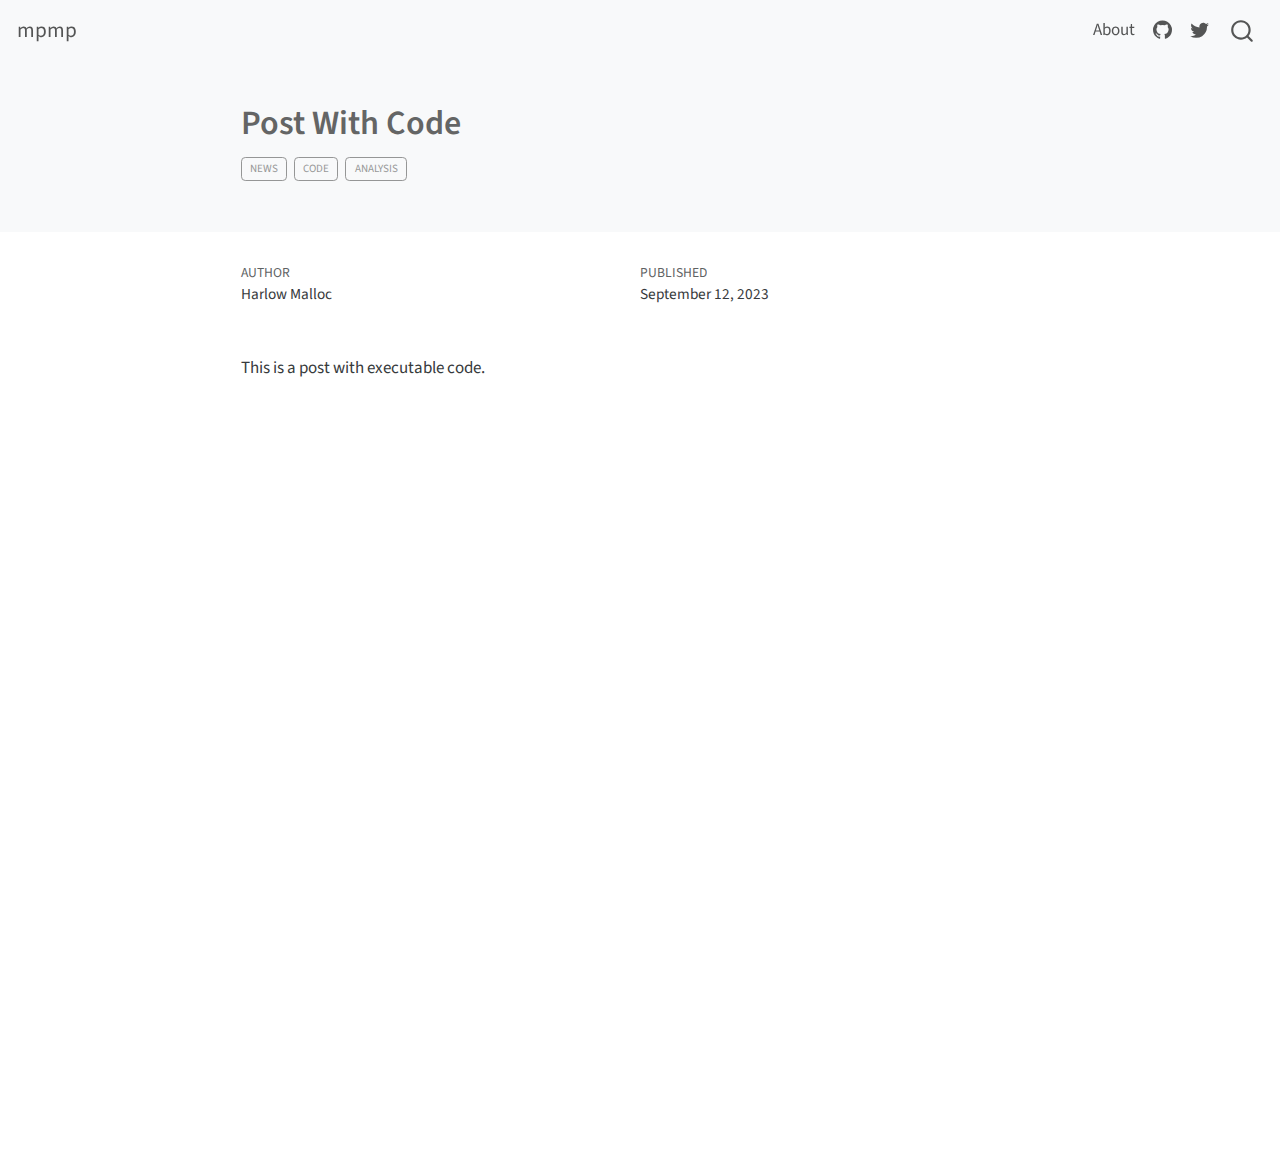
<file: posts/post-with-code/index.html>
<!DOCTYPE html>
<html xmlns="http://www.w3.org/1999/xhtml" lang="en" xml:lang="en"><head>

<meta charset="utf-8">
<meta name="generator" content="quarto-1.3.450">

<meta name="viewport" content="width=device-width, initial-scale=1.0, user-scalable=yes">

<meta name="author" content="Harlow Malloc">
<meta name="dcterms.date" content="2023-09-12">

<title>mpmp - Post With Code</title>
<style>
code{white-space: pre-wrap;}
span.smallcaps{font-variant: small-caps;}
div.columns{display: flex; gap: min(4vw, 1.5em);}
div.column{flex: auto; overflow-x: auto;}
div.hanging-indent{margin-left: 1.5em; text-indent: -1.5em;}
ul.task-list{list-style: none;}
ul.task-list li input[type="checkbox"] {
  width: 0.8em;
  margin: 0 0.8em 0.2em -1em; /* quarto-specific, see https://github.com/quarto-dev/quarto-cli/issues/4556 */ 
  vertical-align: middle;
}
</style>


<script src="../../site_libs/quarto-nav/quarto-nav.js"></script>
<script src="../../site_libs/quarto-nav/headroom.min.js"></script>
<script src="../../site_libs/clipboard/clipboard.min.js"></script>
<script src="../../site_libs/quarto-search/autocomplete.umd.js"></script>
<script src="../../site_libs/quarto-search/fuse.min.js"></script>
<script src="../../site_libs/quarto-search/quarto-search.js"></script>
<meta name="quarto:offset" content="../../">
<script src="../../site_libs/quarto-html/quarto.js"></script>
<script src="../../site_libs/quarto-html/popper.min.js"></script>
<script src="../../site_libs/quarto-html/tippy.umd.min.js"></script>
<script src="../../site_libs/quarto-html/anchor.min.js"></script>
<link href="../../site_libs/quarto-html/tippy.css" rel="stylesheet">
<link href="../../site_libs/quarto-html/quarto-syntax-highlighting.css" rel="stylesheet" id="quarto-text-highlighting-styles">
<script src="../../site_libs/bootstrap/bootstrap.min.js"></script>
<link href="../../site_libs/bootstrap/bootstrap-icons.css" rel="stylesheet">
<link href="../../site_libs/bootstrap/bootstrap.min.css" rel="stylesheet" id="quarto-bootstrap" data-mode="light">
<script id="quarto-search-options" type="application/json">{
  "location": "navbar",
  "copy-button": false,
  "collapse-after": 3,
  "panel-placement": "end",
  "type": "overlay",
  "limit": 20,
  "language": {
    "search-no-results-text": "No results",
    "search-matching-documents-text": "matching documents",
    "search-copy-link-title": "Copy link to search",
    "search-hide-matches-text": "Hide additional matches",
    "search-more-match-text": "more match in this document",
    "search-more-matches-text": "more matches in this document",
    "search-clear-button-title": "Clear",
    "search-detached-cancel-button-title": "Cancel",
    "search-submit-button-title": "Submit",
    "search-label": "Search"
  }
}</script>


<link rel="stylesheet" href="../../styles.css">
</head>

<body class="nav-fixed fullcontent">

<div id="quarto-search-results"></div>
  <header id="quarto-header" class="headroom fixed-top">
    <nav class="navbar navbar-expand-lg navbar-dark ">
      <div class="navbar-container container-fluid">
      <div class="navbar-brand-container">
    <a class="navbar-brand" href="../../index.html">
    <span class="navbar-title">mpmp</span>
    </a>
  </div>
            <div id="quarto-search" class="" title="Search"></div>
          <button class="navbar-toggler" type="button" data-bs-toggle="collapse" data-bs-target="#navbarCollapse" aria-controls="navbarCollapse" aria-expanded="false" aria-label="Toggle navigation" onclick="if (window.quartoToggleHeadroom) { window.quartoToggleHeadroom(); }">
  <span class="navbar-toggler-icon"></span>
</button>
          <div class="collapse navbar-collapse" id="navbarCollapse">
            <ul class="navbar-nav navbar-nav-scroll ms-auto">
  <li class="nav-item">
    <a class="nav-link" href="../../about.html" rel="" target="">
 <span class="menu-text">About</span></a>
  </li>  
  <li class="nav-item compact">
    <a class="nav-link" href="https://github.com/" rel="" target=""><i class="bi bi-github" role="img">
</i> 
 <span class="menu-text"></span></a>
  </li>  
  <li class="nav-item compact">
    <a class="nav-link" href="https://twitter.com" rel="" target=""><i class="bi bi-twitter" role="img">
</i> 
 <span class="menu-text"></span></a>
  </li>  
</ul>
            <div class="quarto-navbar-tools">
</div>
          </div> <!-- /navcollapse -->
      </div> <!-- /container-fluid -->
    </nav>
</header>
<!-- content -->
<header id="title-block-header" class="quarto-title-block default page-columns page-full">
  <div class="quarto-title-banner page-columns page-full">
    <div class="quarto-title column-body">
      <h1 class="title">Post With Code</h1>
                                <div class="quarto-categories">
                <div class="quarto-category">news</div>
                <div class="quarto-category">code</div>
                <div class="quarto-category">analysis</div>
              </div>
                  </div>
  </div>
    
  
  <div class="quarto-title-meta">

      <div>
      <div class="quarto-title-meta-heading">Author</div>
      <div class="quarto-title-meta-contents">
               <p>Harlow Malloc </p>
            </div>
    </div>
      
      <div>
      <div class="quarto-title-meta-heading">Published</div>
      <div class="quarto-title-meta-contents">
        <p class="date">September 12, 2023</p>
      </div>
    </div>
    
      
    </div>
    
  
  </header><div id="quarto-content" class="quarto-container page-columns page-rows-contents page-layout-article page-navbar">
<!-- sidebar -->
<!-- margin-sidebar -->
    
<!-- main -->
<main class="content quarto-banner-title-block" id="quarto-document-content">




<p>This is a post with executable code.</p>



</main> <!-- /main -->
<script id="quarto-html-after-body" type="application/javascript">
window.document.addEventListener("DOMContentLoaded", function (event) {
  const toggleBodyColorMode = (bsSheetEl) => {
    const mode = bsSheetEl.getAttribute("data-mode");
    const bodyEl = window.document.querySelector("body");
    if (mode === "dark") {
      bodyEl.classList.add("quarto-dark");
      bodyEl.classList.remove("quarto-light");
    } else {
      bodyEl.classList.add("quarto-light");
      bodyEl.classList.remove("quarto-dark");
    }
  }
  const toggleBodyColorPrimary = () => {
    const bsSheetEl = window.document.querySelector("link#quarto-bootstrap");
    if (bsSheetEl) {
      toggleBodyColorMode(bsSheetEl);
    }
  }
  toggleBodyColorPrimary();  
  const icon = "";
  const anchorJS = new window.AnchorJS();
  anchorJS.options = {
    placement: 'right',
    icon: icon
  };
  anchorJS.add('.anchored');
  const isCodeAnnotation = (el) => {
    for (const clz of el.classList) {
      if (clz.startsWith('code-annotation-')) {                     
        return true;
      }
    }
    return false;
  }
  const clipboard = new window.ClipboardJS('.code-copy-button', {
    text: function(trigger) {
      const codeEl = trigger.previousElementSibling.cloneNode(true);
      for (const childEl of codeEl.children) {
        if (isCodeAnnotation(childEl)) {
          childEl.remove();
        }
      }
      return codeEl.innerText;
    }
  });
  clipboard.on('success', function(e) {
    // button target
    const button = e.trigger;
    // don't keep focus
    button.blur();
    // flash "checked"
    button.classList.add('code-copy-button-checked');
    var currentTitle = button.getAttribute("title");
    button.setAttribute("title", "Copied!");
    let tooltip;
    if (window.bootstrap) {
      button.setAttribute("data-bs-toggle", "tooltip");
      button.setAttribute("data-bs-placement", "left");
      button.setAttribute("data-bs-title", "Copied!");
      tooltip = new bootstrap.Tooltip(button, 
        { trigger: "manual", 
          customClass: "code-copy-button-tooltip",
          offset: [0, -8]});
      tooltip.show();    
    }
    setTimeout(function() {
      if (tooltip) {
        tooltip.hide();
        button.removeAttribute("data-bs-title");
        button.removeAttribute("data-bs-toggle");
        button.removeAttribute("data-bs-placement");
      }
      button.setAttribute("title", currentTitle);
      button.classList.remove('code-copy-button-checked');
    }, 1000);
    // clear code selection
    e.clearSelection();
  });
  function tippyHover(el, contentFn) {
    const config = {
      allowHTML: true,
      content: contentFn,
      maxWidth: 500,
      delay: 100,
      arrow: false,
      appendTo: function(el) {
          return el.parentElement;
      },
      interactive: true,
      interactiveBorder: 10,
      theme: 'quarto',
      placement: 'bottom-start'
    };
    window.tippy(el, config); 
  }
  const noterefs = window.document.querySelectorAll('a[role="doc-noteref"]');
  for (var i=0; i<noterefs.length; i++) {
    const ref = noterefs[i];
    tippyHover(ref, function() {
      // use id or data attribute instead here
      let href = ref.getAttribute('data-footnote-href') || ref.getAttribute('href');
      try { href = new URL(href).hash; } catch {}
      const id = href.replace(/^#\/?/, "");
      const note = window.document.getElementById(id);
      return note.innerHTML;
    });
  }
      let selectedAnnoteEl;
      const selectorForAnnotation = ( cell, annotation) => {
        let cellAttr = 'data-code-cell="' + cell + '"';
        let lineAttr = 'data-code-annotation="' +  annotation + '"';
        const selector = 'span[' + cellAttr + '][' + lineAttr + ']';
        return selector;
      }
      const selectCodeLines = (annoteEl) => {
        const doc = window.document;
        const targetCell = annoteEl.getAttribute("data-target-cell");
        const targetAnnotation = annoteEl.getAttribute("data-target-annotation");
        const annoteSpan = window.document.querySelector(selectorForAnnotation(targetCell, targetAnnotation));
        const lines = annoteSpan.getAttribute("data-code-lines").split(",");
        const lineIds = lines.map((line) => {
          return targetCell + "-" + line;
        })
        let top = null;
        let height = null;
        let parent = null;
        if (lineIds.length > 0) {
            //compute the position of the single el (top and bottom and make a div)
            const el = window.document.getElementById(lineIds[0]);
            top = el.offsetTop;
            height = el.offsetHeight;
            parent = el.parentElement.parentElement;
          if (lineIds.length > 1) {
            const lastEl = window.document.getElementById(lineIds[lineIds.length - 1]);
            const bottom = lastEl.offsetTop + lastEl.offsetHeight;
            height = bottom - top;
          }
          if (top !== null && height !== null && parent !== null) {
            // cook up a div (if necessary) and position it 
            let div = window.document.getElementById("code-annotation-line-highlight");
            if (div === null) {
              div = window.document.createElement("div");
              div.setAttribute("id", "code-annotation-line-highlight");
              div.style.position = 'absolute';
              parent.appendChild(div);
            }
            div.style.top = top - 2 + "px";
            div.style.height = height + 4 + "px";
            let gutterDiv = window.document.getElementById("code-annotation-line-highlight-gutter");
            if (gutterDiv === null) {
              gutterDiv = window.document.createElement("div");
              gutterDiv.setAttribute("id", "code-annotation-line-highlight-gutter");
              gutterDiv.style.position = 'absolute';
              const codeCell = window.document.getElementById(targetCell);
              const gutter = codeCell.querySelector('.code-annotation-gutter');
              gutter.appendChild(gutterDiv);
            }
            gutterDiv.style.top = top - 2 + "px";
            gutterDiv.style.height = height + 4 + "px";
          }
          selectedAnnoteEl = annoteEl;
        }
      };
      const unselectCodeLines = () => {
        const elementsIds = ["code-annotation-line-highlight", "code-annotation-line-highlight-gutter"];
        elementsIds.forEach((elId) => {
          const div = window.document.getElementById(elId);
          if (div) {
            div.remove();
          }
        });
        selectedAnnoteEl = undefined;
      };
      // Attach click handler to the DT
      const annoteDls = window.document.querySelectorAll('dt[data-target-cell]');
      for (const annoteDlNode of annoteDls) {
        annoteDlNode.addEventListener('click', (event) => {
          const clickedEl = event.target;
          if (clickedEl !== selectedAnnoteEl) {
            unselectCodeLines();
            const activeEl = window.document.querySelector('dt[data-target-cell].code-annotation-active');
            if (activeEl) {
              activeEl.classList.remove('code-annotation-active');
            }
            selectCodeLines(clickedEl);
            clickedEl.classList.add('code-annotation-active');
          } else {
            // Unselect the line
            unselectCodeLines();
            clickedEl.classList.remove('code-annotation-active');
          }
        });
      }
  const findCites = (el) => {
    const parentEl = el.parentElement;
    if (parentEl) {
      const cites = parentEl.dataset.cites;
      if (cites) {
        return {
          el,
          cites: cites.split(' ')
        };
      } else {
        return findCites(el.parentElement)
      }
    } else {
      return undefined;
    }
  };
  var bibliorefs = window.document.querySelectorAll('a[role="doc-biblioref"]');
  for (var i=0; i<bibliorefs.length; i++) {
    const ref = bibliorefs[i];
    const citeInfo = findCites(ref);
    if (citeInfo) {
      tippyHover(citeInfo.el, function() {
        var popup = window.document.createElement('div');
        citeInfo.cites.forEach(function(cite) {
          var citeDiv = window.document.createElement('div');
          citeDiv.classList.add('hanging-indent');
          citeDiv.classList.add('csl-entry');
          var biblioDiv = window.document.getElementById('ref-' + cite);
          if (biblioDiv) {
            citeDiv.innerHTML = biblioDiv.innerHTML;
          }
          popup.appendChild(citeDiv);
        });
        return popup.innerHTML;
      });
    }
  }
});
</script>
</div> <!-- /content -->



</body></html>
</file>
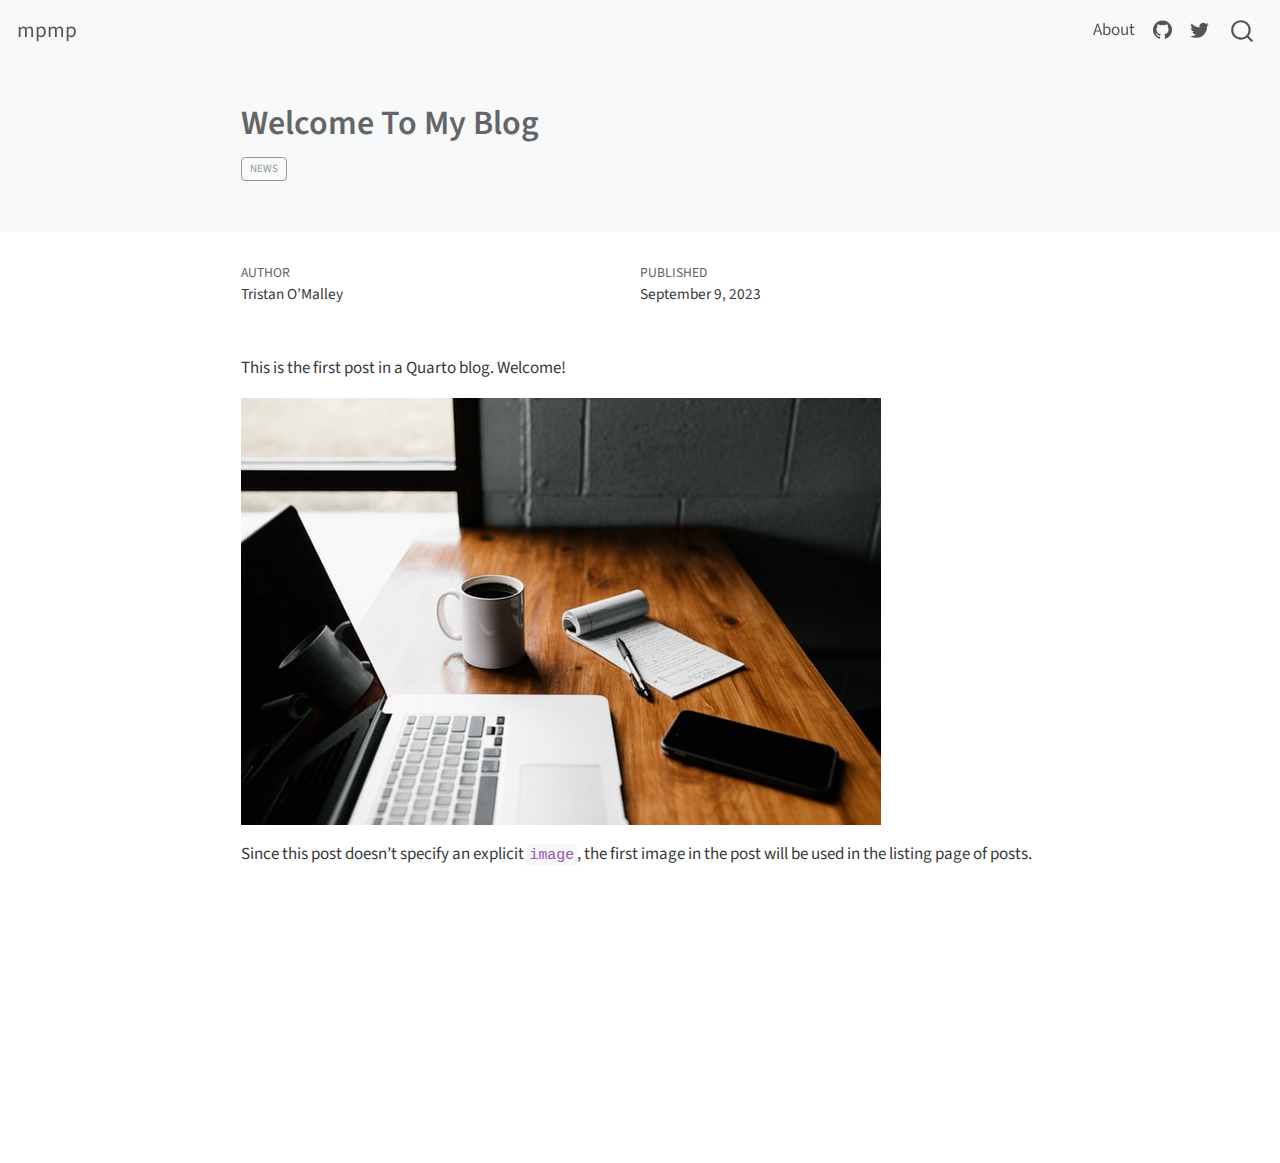
<file: posts/welcome/index.html>
<!DOCTYPE html>
<html xmlns="http://www.w3.org/1999/xhtml" lang="en" xml:lang="en"><head>

<meta charset="utf-8">
<meta name="generator" content="quarto-1.3.450">

<meta name="viewport" content="width=device-width, initial-scale=1.0, user-scalable=yes">

<meta name="author" content="Tristan O’Malley">
<meta name="dcterms.date" content="2023-09-09">

<title>mpmp - Welcome To My Blog</title>
<style>
code{white-space: pre-wrap;}
span.smallcaps{font-variant: small-caps;}
div.columns{display: flex; gap: min(4vw, 1.5em);}
div.column{flex: auto; overflow-x: auto;}
div.hanging-indent{margin-left: 1.5em; text-indent: -1.5em;}
ul.task-list{list-style: none;}
ul.task-list li input[type="checkbox"] {
  width: 0.8em;
  margin: 0 0.8em 0.2em -1em; /* quarto-specific, see https://github.com/quarto-dev/quarto-cli/issues/4556 */ 
  vertical-align: middle;
}
</style>


<script src="../../site_libs/quarto-nav/quarto-nav.js"></script>
<script src="../../site_libs/quarto-nav/headroom.min.js"></script>
<script src="../../site_libs/clipboard/clipboard.min.js"></script>
<script src="../../site_libs/quarto-search/autocomplete.umd.js"></script>
<script src="../../site_libs/quarto-search/fuse.min.js"></script>
<script src="../../site_libs/quarto-search/quarto-search.js"></script>
<meta name="quarto:offset" content="../../">
<script src="../../site_libs/quarto-html/quarto.js"></script>
<script src="../../site_libs/quarto-html/popper.min.js"></script>
<script src="../../site_libs/quarto-html/tippy.umd.min.js"></script>
<script src="../../site_libs/quarto-html/anchor.min.js"></script>
<link href="../../site_libs/quarto-html/tippy.css" rel="stylesheet">
<link href="../../site_libs/quarto-html/quarto-syntax-highlighting.css" rel="stylesheet" id="quarto-text-highlighting-styles">
<script src="../../site_libs/bootstrap/bootstrap.min.js"></script>
<link href="../../site_libs/bootstrap/bootstrap-icons.css" rel="stylesheet">
<link href="../../site_libs/bootstrap/bootstrap.min.css" rel="stylesheet" id="quarto-bootstrap" data-mode="light">
<script id="quarto-search-options" type="application/json">{
  "location": "navbar",
  "copy-button": false,
  "collapse-after": 3,
  "panel-placement": "end",
  "type": "overlay",
  "limit": 20,
  "language": {
    "search-no-results-text": "No results",
    "search-matching-documents-text": "matching documents",
    "search-copy-link-title": "Copy link to search",
    "search-hide-matches-text": "Hide additional matches",
    "search-more-match-text": "more match in this document",
    "search-more-matches-text": "more matches in this document",
    "search-clear-button-title": "Clear",
    "search-detached-cancel-button-title": "Cancel",
    "search-submit-button-title": "Submit",
    "search-label": "Search"
  }
}</script>


<link rel="stylesheet" href="../../styles.css">
</head>

<body class="nav-fixed fullcontent">

<div id="quarto-search-results"></div>
  <header id="quarto-header" class="headroom fixed-top">
    <nav class="navbar navbar-expand-lg navbar-dark ">
      <div class="navbar-container container-fluid">
      <div class="navbar-brand-container">
    <a class="navbar-brand" href="../../index.html">
    <span class="navbar-title">mpmp</span>
    </a>
  </div>
            <div id="quarto-search" class="" title="Search"></div>
          <button class="navbar-toggler" type="button" data-bs-toggle="collapse" data-bs-target="#navbarCollapse" aria-controls="navbarCollapse" aria-expanded="false" aria-label="Toggle navigation" onclick="if (window.quartoToggleHeadroom) { window.quartoToggleHeadroom(); }">
  <span class="navbar-toggler-icon"></span>
</button>
          <div class="collapse navbar-collapse" id="navbarCollapse">
            <ul class="navbar-nav navbar-nav-scroll ms-auto">
  <li class="nav-item">
    <a class="nav-link" href="../../about.html" rel="" target="">
 <span class="menu-text">About</span></a>
  </li>  
  <li class="nav-item compact">
    <a class="nav-link" href="https://github.com/" rel="" target=""><i class="bi bi-github" role="img">
</i> 
 <span class="menu-text"></span></a>
  </li>  
  <li class="nav-item compact">
    <a class="nav-link" href="https://twitter.com" rel="" target=""><i class="bi bi-twitter" role="img">
</i> 
 <span class="menu-text"></span></a>
  </li>  
</ul>
            <div class="quarto-navbar-tools">
</div>
          </div> <!-- /navcollapse -->
      </div> <!-- /container-fluid -->
    </nav>
</header>
<!-- content -->
<header id="title-block-header" class="quarto-title-block default page-columns page-full">
  <div class="quarto-title-banner page-columns page-full">
    <div class="quarto-title column-body">
      <h1 class="title">Welcome To My Blog</h1>
                                <div class="quarto-categories">
                <div class="quarto-category">news</div>
              </div>
                  </div>
  </div>
    
  
  <div class="quarto-title-meta">

      <div>
      <div class="quarto-title-meta-heading">Author</div>
      <div class="quarto-title-meta-contents">
               <p>Tristan O’Malley </p>
            </div>
    </div>
      
      <div>
      <div class="quarto-title-meta-heading">Published</div>
      <div class="quarto-title-meta-contents">
        <p class="date">September 9, 2023</p>
      </div>
    </div>
    
      
    </div>
    
  
  </header><div id="quarto-content" class="quarto-container page-columns page-rows-contents page-layout-article page-navbar">
<!-- sidebar -->
<!-- margin-sidebar -->
    
<!-- main -->
<main class="content quarto-banner-title-block" id="quarto-document-content">




<p>This is the first post in a Quarto blog. Welcome!</p>
<p><img src="thumbnail.jpg" class="img-fluid"></p>
<p>Since this post doesn’t specify an explicit <code>image</code>, the first image in the post will be used in the listing page of posts.</p>



</main> <!-- /main -->
<script id="quarto-html-after-body" type="application/javascript">
window.document.addEventListener("DOMContentLoaded", function (event) {
  const toggleBodyColorMode = (bsSheetEl) => {
    const mode = bsSheetEl.getAttribute("data-mode");
    const bodyEl = window.document.querySelector("body");
    if (mode === "dark") {
      bodyEl.classList.add("quarto-dark");
      bodyEl.classList.remove("quarto-light");
    } else {
      bodyEl.classList.add("quarto-light");
      bodyEl.classList.remove("quarto-dark");
    }
  }
  const toggleBodyColorPrimary = () => {
    const bsSheetEl = window.document.querySelector("link#quarto-bootstrap");
    if (bsSheetEl) {
      toggleBodyColorMode(bsSheetEl);
    }
  }
  toggleBodyColorPrimary();  
  const icon = "";
  const anchorJS = new window.AnchorJS();
  anchorJS.options = {
    placement: 'right',
    icon: icon
  };
  anchorJS.add('.anchored');
  const isCodeAnnotation = (el) => {
    for (const clz of el.classList) {
      if (clz.startsWith('code-annotation-')) {                     
        return true;
      }
    }
    return false;
  }
  const clipboard = new window.ClipboardJS('.code-copy-button', {
    text: function(trigger) {
      const codeEl = trigger.previousElementSibling.cloneNode(true);
      for (const childEl of codeEl.children) {
        if (isCodeAnnotation(childEl)) {
          childEl.remove();
        }
      }
      return codeEl.innerText;
    }
  });
  clipboard.on('success', function(e) {
    // button target
    const button = e.trigger;
    // don't keep focus
    button.blur();
    // flash "checked"
    button.classList.add('code-copy-button-checked');
    var currentTitle = button.getAttribute("title");
    button.setAttribute("title", "Copied!");
    let tooltip;
    if (window.bootstrap) {
      button.setAttribute("data-bs-toggle", "tooltip");
      button.setAttribute("data-bs-placement", "left");
      button.setAttribute("data-bs-title", "Copied!");
      tooltip = new bootstrap.Tooltip(button, 
        { trigger: "manual", 
          customClass: "code-copy-button-tooltip",
          offset: [0, -8]});
      tooltip.show();    
    }
    setTimeout(function() {
      if (tooltip) {
        tooltip.hide();
        button.removeAttribute("data-bs-title");
        button.removeAttribute("data-bs-toggle");
        button.removeAttribute("data-bs-placement");
      }
      button.setAttribute("title", currentTitle);
      button.classList.remove('code-copy-button-checked');
    }, 1000);
    // clear code selection
    e.clearSelection();
  });
  function tippyHover(el, contentFn) {
    const config = {
      allowHTML: true,
      content: contentFn,
      maxWidth: 500,
      delay: 100,
      arrow: false,
      appendTo: function(el) {
          return el.parentElement;
      },
      interactive: true,
      interactiveBorder: 10,
      theme: 'quarto',
      placement: 'bottom-start'
    };
    window.tippy(el, config); 
  }
  const noterefs = window.document.querySelectorAll('a[role="doc-noteref"]');
  for (var i=0; i<noterefs.length; i++) {
    const ref = noterefs[i];
    tippyHover(ref, function() {
      // use id or data attribute instead here
      let href = ref.getAttribute('data-footnote-href') || ref.getAttribute('href');
      try { href = new URL(href).hash; } catch {}
      const id = href.replace(/^#\/?/, "");
      const note = window.document.getElementById(id);
      return note.innerHTML;
    });
  }
      let selectedAnnoteEl;
      const selectorForAnnotation = ( cell, annotation) => {
        let cellAttr = 'data-code-cell="' + cell + '"';
        let lineAttr = 'data-code-annotation="' +  annotation + '"';
        const selector = 'span[' + cellAttr + '][' + lineAttr + ']';
        return selector;
      }
      const selectCodeLines = (annoteEl) => {
        const doc = window.document;
        const targetCell = annoteEl.getAttribute("data-target-cell");
        const targetAnnotation = annoteEl.getAttribute("data-target-annotation");
        const annoteSpan = window.document.querySelector(selectorForAnnotation(targetCell, targetAnnotation));
        const lines = annoteSpan.getAttribute("data-code-lines").split(",");
        const lineIds = lines.map((line) => {
          return targetCell + "-" + line;
        })
        let top = null;
        let height = null;
        let parent = null;
        if (lineIds.length > 0) {
            //compute the position of the single el (top and bottom and make a div)
            const el = window.document.getElementById(lineIds[0]);
            top = el.offsetTop;
            height = el.offsetHeight;
            parent = el.parentElement.parentElement;
          if (lineIds.length > 1) {
            const lastEl = window.document.getElementById(lineIds[lineIds.length - 1]);
            const bottom = lastEl.offsetTop + lastEl.offsetHeight;
            height = bottom - top;
          }
          if (top !== null && height !== null && parent !== null) {
            // cook up a div (if necessary) and position it 
            let div = window.document.getElementById("code-annotation-line-highlight");
            if (div === null) {
              div = window.document.createElement("div");
              div.setAttribute("id", "code-annotation-line-highlight");
              div.style.position = 'absolute';
              parent.appendChild(div);
            }
            div.style.top = top - 2 + "px";
            div.style.height = height + 4 + "px";
            let gutterDiv = window.document.getElementById("code-annotation-line-highlight-gutter");
            if (gutterDiv === null) {
              gutterDiv = window.document.createElement("div");
              gutterDiv.setAttribute("id", "code-annotation-line-highlight-gutter");
              gutterDiv.style.position = 'absolute';
              const codeCell = window.document.getElementById(targetCell);
              const gutter = codeCell.querySelector('.code-annotation-gutter');
              gutter.appendChild(gutterDiv);
            }
            gutterDiv.style.top = top - 2 + "px";
            gutterDiv.style.height = height + 4 + "px";
          }
          selectedAnnoteEl = annoteEl;
        }
      };
      const unselectCodeLines = () => {
        const elementsIds = ["code-annotation-line-highlight", "code-annotation-line-highlight-gutter"];
        elementsIds.forEach((elId) => {
          const div = window.document.getElementById(elId);
          if (div) {
            div.remove();
          }
        });
        selectedAnnoteEl = undefined;
      };
      // Attach click handler to the DT
      const annoteDls = window.document.querySelectorAll('dt[data-target-cell]');
      for (const annoteDlNode of annoteDls) {
        annoteDlNode.addEventListener('click', (event) => {
          const clickedEl = event.target;
          if (clickedEl !== selectedAnnoteEl) {
            unselectCodeLines();
            const activeEl = window.document.querySelector('dt[data-target-cell].code-annotation-active');
            if (activeEl) {
              activeEl.classList.remove('code-annotation-active');
            }
            selectCodeLines(clickedEl);
            clickedEl.classList.add('code-annotation-active');
          } else {
            // Unselect the line
            unselectCodeLines();
            clickedEl.classList.remove('code-annotation-active');
          }
        });
      }
  const findCites = (el) => {
    const parentEl = el.parentElement;
    if (parentEl) {
      const cites = parentEl.dataset.cites;
      if (cites) {
        return {
          el,
          cites: cites.split(' ')
        };
      } else {
        return findCites(el.parentElement)
      }
    } else {
      return undefined;
    }
  };
  var bibliorefs = window.document.querySelectorAll('a[role="doc-biblioref"]');
  for (var i=0; i<bibliorefs.length; i++) {
    const ref = bibliorefs[i];
    const citeInfo = findCites(ref);
    if (citeInfo) {
      tippyHover(citeInfo.el, function() {
        var popup = window.document.createElement('div');
        citeInfo.cites.forEach(function(cite) {
          var citeDiv = window.document.createElement('div');
          citeDiv.classList.add('hanging-indent');
          citeDiv.classList.add('csl-entry');
          var biblioDiv = window.document.getElementById('ref-' + cite);
          if (biblioDiv) {
            citeDiv.innerHTML = biblioDiv.innerHTML;
          }
          popup.appendChild(citeDiv);
        });
        return popup.innerHTML;
      });
    }
  }
});
</script>
</div> <!-- /content -->



</body></html>
</file>
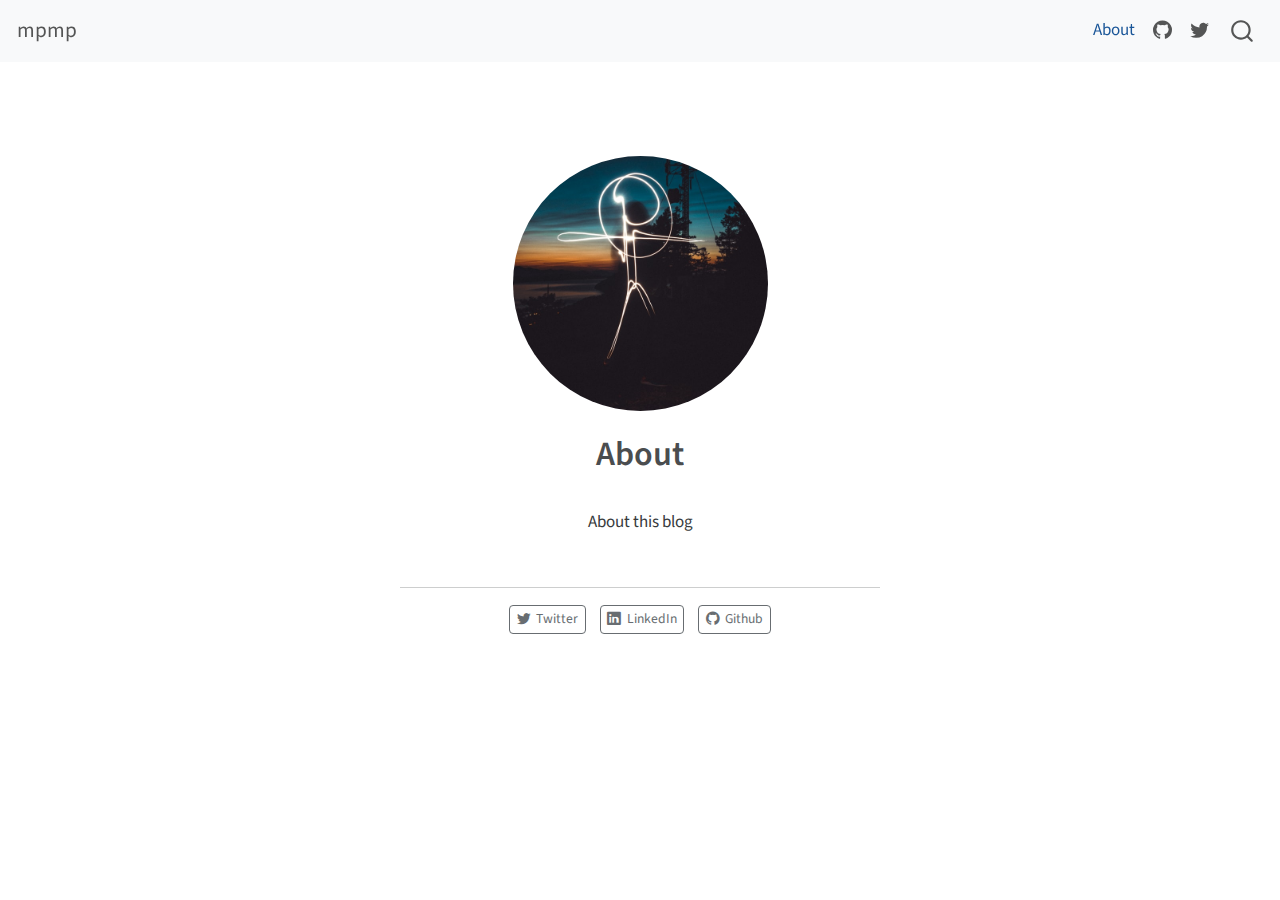
<file: about.html>
<!DOCTYPE html>
<html xmlns="http://www.w3.org/1999/xhtml" lang="en" xml:lang="en"><head>

<meta charset="utf-8">
<meta name="generator" content="quarto-1.3.450">

<meta name="viewport" content="width=device-width, initial-scale=1.0, user-scalable=yes">


<title>mpmp - About</title>
<style>
code{white-space: pre-wrap;}
span.smallcaps{font-variant: small-caps;}
div.columns{display: flex; gap: min(4vw, 1.5em);}
div.column{flex: auto; overflow-x: auto;}
div.hanging-indent{margin-left: 1.5em; text-indent: -1.5em;}
ul.task-list{list-style: none;}
ul.task-list li input[type="checkbox"] {
  width: 0.8em;
  margin: 0 0.8em 0.2em -1em; /* quarto-specific, see https://github.com/quarto-dev/quarto-cli/issues/4556 */ 
  vertical-align: middle;
}
</style>


<script src="site_libs/quarto-nav/quarto-nav.js"></script>
<script src="site_libs/quarto-nav/headroom.min.js"></script>
<script src="site_libs/clipboard/clipboard.min.js"></script>
<script src="site_libs/quarto-search/autocomplete.umd.js"></script>
<script src="site_libs/quarto-search/fuse.min.js"></script>
<script src="site_libs/quarto-search/quarto-search.js"></script>
<meta name="quarto:offset" content="./">
<script src="site_libs/quarto-html/quarto.js"></script>
<script src="site_libs/quarto-html/popper.min.js"></script>
<script src="site_libs/quarto-html/tippy.umd.min.js"></script>
<link href="site_libs/quarto-html/tippy.css" rel="stylesheet">
<link href="site_libs/quarto-html/quarto-syntax-highlighting.css" rel="stylesheet" id="quarto-text-highlighting-styles">
<script src="site_libs/bootstrap/bootstrap.min.js"></script>
<link href="site_libs/bootstrap/bootstrap-icons.css" rel="stylesheet">
<link href="site_libs/bootstrap/bootstrap.min.css" rel="stylesheet" id="quarto-bootstrap" data-mode="light">
<script id="quarto-search-options" type="application/json">{
  "location": "navbar",
  "copy-button": false,
  "collapse-after": 3,
  "panel-placement": "end",
  "type": "overlay",
  "limit": 20,
  "language": {
    "search-no-results-text": "No results",
    "search-matching-documents-text": "matching documents",
    "search-copy-link-title": "Copy link to search",
    "search-hide-matches-text": "Hide additional matches",
    "search-more-match-text": "more match in this document",
    "search-more-matches-text": "more matches in this document",
    "search-clear-button-title": "Clear",
    "search-detached-cancel-button-title": "Cancel",
    "search-submit-button-title": "Submit",
    "search-label": "Search"
  }
}</script>


<link rel="stylesheet" href="styles.css">
</head>

<body class="nav-fixed fullcontent">

<div id="quarto-search-results"></div>
  <header id="quarto-header" class="headroom fixed-top">
    <nav class="navbar navbar-expand-lg navbar-dark ">
      <div class="navbar-container container-fluid">
      <div class="navbar-brand-container">
    <a class="navbar-brand" href="./index.html">
    <span class="navbar-title">mpmp</span>
    </a>
  </div>
            <div id="quarto-search" class="" title="Search"></div>
          <button class="navbar-toggler" type="button" data-bs-toggle="collapse" data-bs-target="#navbarCollapse" aria-controls="navbarCollapse" aria-expanded="false" aria-label="Toggle navigation" onclick="if (window.quartoToggleHeadroom) { window.quartoToggleHeadroom(); }">
  <span class="navbar-toggler-icon"></span>
</button>
          <div class="collapse navbar-collapse" id="navbarCollapse">
            <ul class="navbar-nav navbar-nav-scroll ms-auto">
  <li class="nav-item">
    <a class="nav-link active" href="./about.html" rel="" target="" aria-current="page">
 <span class="menu-text">About</span></a>
  </li>  
  <li class="nav-item compact">
    <a class="nav-link" href="https://github.com/" rel="" target=""><i class="bi bi-github" role="img">
</i> 
 <span class="menu-text"></span></a>
  </li>  
  <li class="nav-item compact">
    <a class="nav-link" href="https://twitter.com" rel="" target=""><i class="bi bi-twitter" role="img">
</i> 
 <span class="menu-text"></span></a>
  </li>  
</ul>
            <div class="quarto-navbar-tools">
</div>
          </div> <!-- /navcollapse -->
      </div> <!-- /container-fluid -->
    </nav>
</header>
<!-- content -->
<div id="quarto-content" class="quarto-container page-columns page-rows-contents page-layout-article page-navbar">
<!-- sidebar -->
<!-- margin-sidebar -->
    
<!-- main -->
<div class="quarto-about-jolla">
  <img src="profile.jpg" class="about-image
  round " style="height: 15em; width: 15em;">
 <header id="title-block-header" class="quarto-title-block default">
<div class="quarto-title">
<h1 class="title">About</h1>
</div>
<div class="quarto-title-meta">
  </div>
</header><main class="content" id="quarto-document-content">
<p>About this blog</p>


</main> 
  <hr class="about-sep">
   <div class="about-links">
  <a href="https://twitter.com" class="about-link" rel="" target="">
    <i class="bi bi-twitter"></i>
     <span class="about-link-text">Twitter</span>
  </a>
  <a href="https://linkedin.com" class="about-link" rel="" target="">
    <i class="bi bi-linkedin"></i>
     <span class="about-link-text">LinkedIn</span>
  </a>
  <a href="https://github.com" class="about-link" rel="" target="">
    <i class="bi bi-github"></i>
     <span class="about-link-text">Github</span>
  </a>
</div>
</div>
 <!-- /main -->
<script id="quarto-html-after-body" type="application/javascript">
window.document.addEventListener("DOMContentLoaded", function (event) {
  const toggleBodyColorMode = (bsSheetEl) => {
    const mode = bsSheetEl.getAttribute("data-mode");
    const bodyEl = window.document.querySelector("body");
    if (mode === "dark") {
      bodyEl.classList.add("quarto-dark");
      bodyEl.classList.remove("quarto-light");
    } else {
      bodyEl.classList.add("quarto-light");
      bodyEl.classList.remove("quarto-dark");
    }
  }
  const toggleBodyColorPrimary = () => {
    const bsSheetEl = window.document.querySelector("link#quarto-bootstrap");
    if (bsSheetEl) {
      toggleBodyColorMode(bsSheetEl);
    }
  }
  toggleBodyColorPrimary();  
  const isCodeAnnotation = (el) => {
    for (const clz of el.classList) {
      if (clz.startsWith('code-annotation-')) {                     
        return true;
      }
    }
    return false;
  }
  const clipboard = new window.ClipboardJS('.code-copy-button', {
    text: function(trigger) {
      const codeEl = trigger.previousElementSibling.cloneNode(true);
      for (const childEl of codeEl.children) {
        if (isCodeAnnotation(childEl)) {
          childEl.remove();
        }
      }
      return codeEl.innerText;
    }
  });
  clipboard.on('success', function(e) {
    // button target
    const button = e.trigger;
    // don't keep focus
    button.blur();
    // flash "checked"
    button.classList.add('code-copy-button-checked');
    var currentTitle = button.getAttribute("title");
    button.setAttribute("title", "Copied!");
    let tooltip;
    if (window.bootstrap) {
      button.setAttribute("data-bs-toggle", "tooltip");
      button.setAttribute("data-bs-placement", "left");
      button.setAttribute("data-bs-title", "Copied!");
      tooltip = new bootstrap.Tooltip(button, 
        { trigger: "manual", 
          customClass: "code-copy-button-tooltip",
          offset: [0, -8]});
      tooltip.show();    
    }
    setTimeout(function() {
      if (tooltip) {
        tooltip.hide();
        button.removeAttribute("data-bs-title");
        button.removeAttribute("data-bs-toggle");
        button.removeAttribute("data-bs-placement");
      }
      button.setAttribute("title", currentTitle);
      button.classList.remove('code-copy-button-checked');
    }, 1000);
    // clear code selection
    e.clearSelection();
  });
  function tippyHover(el, contentFn) {
    const config = {
      allowHTML: true,
      content: contentFn,
      maxWidth: 500,
      delay: 100,
      arrow: false,
      appendTo: function(el) {
          return el.parentElement;
      },
      interactive: true,
      interactiveBorder: 10,
      theme: 'quarto',
      placement: 'bottom-start'
    };
    window.tippy(el, config); 
  }
  const noterefs = window.document.querySelectorAll('a[role="doc-noteref"]');
  for (var i=0; i<noterefs.length; i++) {
    const ref = noterefs[i];
    tippyHover(ref, function() {
      // use id or data attribute instead here
      let href = ref.getAttribute('data-footnote-href') || ref.getAttribute('href');
      try { href = new URL(href).hash; } catch {}
      const id = href.replace(/^#\/?/, "");
      const note = window.document.getElementById(id);
      return note.innerHTML;
    });
  }
      let selectedAnnoteEl;
      const selectorForAnnotation = ( cell, annotation) => {
        let cellAttr = 'data-code-cell="' + cell + '"';
        let lineAttr = 'data-code-annotation="' +  annotation + '"';
        const selector = 'span[' + cellAttr + '][' + lineAttr + ']';
        return selector;
      }
      const selectCodeLines = (annoteEl) => {
        const doc = window.document;
        const targetCell = annoteEl.getAttribute("data-target-cell");
        const targetAnnotation = annoteEl.getAttribute("data-target-annotation");
        const annoteSpan = window.document.querySelector(selectorForAnnotation(targetCell, targetAnnotation));
        const lines = annoteSpan.getAttribute("data-code-lines").split(",");
        const lineIds = lines.map((line) => {
          return targetCell + "-" + line;
        })
        let top = null;
        let height = null;
        let parent = null;
        if (lineIds.length > 0) {
            //compute the position of the single el (top and bottom and make a div)
            const el = window.document.getElementById(lineIds[0]);
            top = el.offsetTop;
            height = el.offsetHeight;
            parent = el.parentElement.parentElement;
          if (lineIds.length > 1) {
            const lastEl = window.document.getElementById(lineIds[lineIds.length - 1]);
            const bottom = lastEl.offsetTop + lastEl.offsetHeight;
            height = bottom - top;
          }
          if (top !== null && height !== null && parent !== null) {
            // cook up a div (if necessary) and position it 
            let div = window.document.getElementById("code-annotation-line-highlight");
            if (div === null) {
              div = window.document.createElement("div");
              div.setAttribute("id", "code-annotation-line-highlight");
              div.style.position = 'absolute';
              parent.appendChild(div);
            }
            div.style.top = top - 2 + "px";
            div.style.height = height + 4 + "px";
            let gutterDiv = window.document.getElementById("code-annotation-line-highlight-gutter");
            if (gutterDiv === null) {
              gutterDiv = window.document.createElement("div");
              gutterDiv.setAttribute("id", "code-annotation-line-highlight-gutter");
              gutterDiv.style.position = 'absolute';
              const codeCell = window.document.getElementById(targetCell);
              const gutter = codeCell.querySelector('.code-annotation-gutter');
              gutter.appendChild(gutterDiv);
            }
            gutterDiv.style.top = top - 2 + "px";
            gutterDiv.style.height = height + 4 + "px";
          }
          selectedAnnoteEl = annoteEl;
        }
      };
      const unselectCodeLines = () => {
        const elementsIds = ["code-annotation-line-highlight", "code-annotation-line-highlight-gutter"];
        elementsIds.forEach((elId) => {
          const div = window.document.getElementById(elId);
          if (div) {
            div.remove();
          }
        });
        selectedAnnoteEl = undefined;
      };
      // Attach click handler to the DT
      const annoteDls = window.document.querySelectorAll('dt[data-target-cell]');
      for (const annoteDlNode of annoteDls) {
        annoteDlNode.addEventListener('click', (event) => {
          const clickedEl = event.target;
          if (clickedEl !== selectedAnnoteEl) {
            unselectCodeLines();
            const activeEl = window.document.querySelector('dt[data-target-cell].code-annotation-active');
            if (activeEl) {
              activeEl.classList.remove('code-annotation-active');
            }
            selectCodeLines(clickedEl);
            clickedEl.classList.add('code-annotation-active');
          } else {
            // Unselect the line
            unselectCodeLines();
            clickedEl.classList.remove('code-annotation-active');
          }
        });
      }
  const findCites = (el) => {
    const parentEl = el.parentElement;
    if (parentEl) {
      const cites = parentEl.dataset.cites;
      if (cites) {
        return {
          el,
          cites: cites.split(' ')
        };
      } else {
        return findCites(el.parentElement)
      }
    } else {
      return undefined;
    }
  };
  var bibliorefs = window.document.querySelectorAll('a[role="doc-biblioref"]');
  for (var i=0; i<bibliorefs.length; i++) {
    const ref = bibliorefs[i];
    const citeInfo = findCites(ref);
    if (citeInfo) {
      tippyHover(citeInfo.el, function() {
        var popup = window.document.createElement('div');
        citeInfo.cites.forEach(function(cite) {
          var citeDiv = window.document.createElement('div');
          citeDiv.classList.add('hanging-indent');
          citeDiv.classList.add('csl-entry');
          var biblioDiv = window.document.getElementById('ref-' + cite);
          if (biblioDiv) {
            citeDiv.innerHTML = biblioDiv.innerHTML;
          }
          popup.appendChild(citeDiv);
        });
        return popup.innerHTML;
      });
    }
  }
});
</script>
</div> <!-- /content -->



</body></html>
</file>
<file: site_libs/quarto-html/tippy.css>
.tippy-box[data-animation=fade][data-state=hidden]{opacity:0}[data-tippy-root]{max-width:calc(100vw - 10px)}.tippy-box{position:relative;background-color:#333;color:#fff;border-radius:4px;font-size:14px;line-height:1.4;white-space:normal;outline:0;transition-property:transform,visibility,opacity}.tippy-box[data-placement^=top]>.tippy-arrow{bottom:0}.tippy-box[data-placement^=top]>.tippy-arrow:before{bottom:-7px;left:0;border-width:8px 8px 0;border-top-color:initial;transform-origin:center top}.tippy-box[data-placement^=bottom]>.tippy-arrow{top:0}.tippy-box[data-placement^=bottom]>.tippy-arrow:before{top:-7px;left:0;border-width:0 8px 8px;border-bottom-color:initial;transform-origin:center bottom}.tippy-box[data-placement^=left]>.tippy-arrow{right:0}.tippy-box[data-placement^=left]>.tippy-arrow:before{border-width:8px 0 8px 8px;border-left-color:initial;right:-7px;transform-origin:center left}.tippy-box[data-placement^=right]>.tippy-arrow{left:0}.tippy-box[data-placement^=right]>.tippy-arrow:before{left:-7px;border-width:8px 8px 8px 0;border-right-color:initial;transform-origin:center right}.tippy-box[data-inertia][data-state=visible]{transition-timing-function:cubic-bezier(.54,1.5,.38,1.11)}.tippy-arrow{width:16px;height:16px;color:#333}.tippy-arrow:before{content:"";position:absolute;border-color:transparent;border-style:solid}.tippy-content{position:relative;padding:5px 9px;z-index:1}
</file>
<file: site_libs/quarto-html/quarto-syntax-highlighting.css>
/* quarto syntax highlight colors */
:root {
  --quarto-hl-ot-color: #003B4F;
  --quarto-hl-at-color: #657422;
  --quarto-hl-ss-color: #20794D;
  --quarto-hl-an-color: #5E5E5E;
  --quarto-hl-fu-color: #4758AB;
  --quarto-hl-st-color: #20794D;
  --quarto-hl-cf-color: #003B4F;
  --quarto-hl-op-color: #5E5E5E;
  --quarto-hl-er-color: #AD0000;
  --quarto-hl-bn-color: #AD0000;
  --quarto-hl-al-color: #AD0000;
  --quarto-hl-va-color: #111111;
  --quarto-hl-bu-color: inherit;
  --quarto-hl-ex-color: inherit;
  --quarto-hl-pp-color: #AD0000;
  --quarto-hl-in-color: #5E5E5E;
  --quarto-hl-vs-color: #20794D;
  --quarto-hl-wa-color: #5E5E5E;
  --quarto-hl-do-color: #5E5E5E;
  --quarto-hl-im-color: #00769E;
  --quarto-hl-ch-color: #20794D;
  --quarto-hl-dt-color: #AD0000;
  --quarto-hl-fl-color: #AD0000;
  --quarto-hl-co-color: #5E5E5E;
  --quarto-hl-cv-color: #5E5E5E;
  --quarto-hl-cn-color: #8f5902;
  --quarto-hl-sc-color: #5E5E5E;
  --quarto-hl-dv-color: #AD0000;
  --quarto-hl-kw-color: #003B4F;
}

/* other quarto variables */
:root {
  --quarto-font-monospace: SFMono-Regular, Menlo, Monaco, Consolas, "Liberation Mono", "Courier New", monospace;
}

pre > code.sourceCode > span {
  color: #003B4F;
}

code span {
  color: #003B4F;
}

code.sourceCode > span {
  color: #003B4F;
}

div.sourceCode,
div.sourceCode pre.sourceCode {
  color: #003B4F;
}

code span.ot {
  color: #003B4F;
  font-style: inherit;
}

code span.at {
  color: #657422;
  font-style: inherit;
}

code span.ss {
  color: #20794D;
  font-style: inherit;
}

code span.an {
  color: #5E5E5E;
  font-style: inherit;
}

code span.fu {
  color: #4758AB;
  font-style: inherit;
}

code span.st {
  color: #20794D;
  font-style: inherit;
}

code span.cf {
  color: #003B4F;
  font-style: inherit;
}

code span.op {
  color: #5E5E5E;
  font-style: inherit;
}

code span.er {
  color: #AD0000;
  font-style: inherit;
}

code span.bn {
  color: #AD0000;
  font-style: inherit;
}

code span.al {
  color: #AD0000;
  font-style: inherit;
}

code span.va {
  color: #111111;
  font-style: inherit;
}

code span.bu {
  font-style: inherit;
}

code span.ex {
  font-style: inherit;
}

code span.pp {
  color: #AD0000;
  font-style: inherit;
}

code span.in {
  color: #5E5E5E;
  font-style: inherit;
}

code span.vs {
  color: #20794D;
  font-style: inherit;
}

code span.wa {
  color: #5E5E5E;
  font-style: italic;
}

code span.do {
  color: #5E5E5E;
  font-style: italic;
}

code span.im {
  color: #00769E;
  font-style: inherit;
}

code span.ch {
  color: #20794D;
  font-style: inherit;
}

code span.dt {
  color: #AD0000;
  font-style: inherit;
}

code span.fl {
  color: #AD0000;
  font-style: inherit;
}

code span.co {
  color: #5E5E5E;
  font-style: inherit;
}

code span.cv {
  color: #5E5E5E;
  font-style: italic;
}

code span.cn {
  color: #8f5902;
  font-style: inherit;
}

code span.sc {
  color: #5E5E5E;
  font-style: inherit;
}

code span.dv {
  color: #AD0000;
  font-style: inherit;
}

code span.kw {
  color: #003B4F;
  font-style: inherit;
}

.prevent-inlining {
  content: "</";
}

/*# sourceMappingURL=debc5d5d77c3f9108843748ff7464032.css.map */
</file>
<file: styles.css>
/* css styles */
</file>
